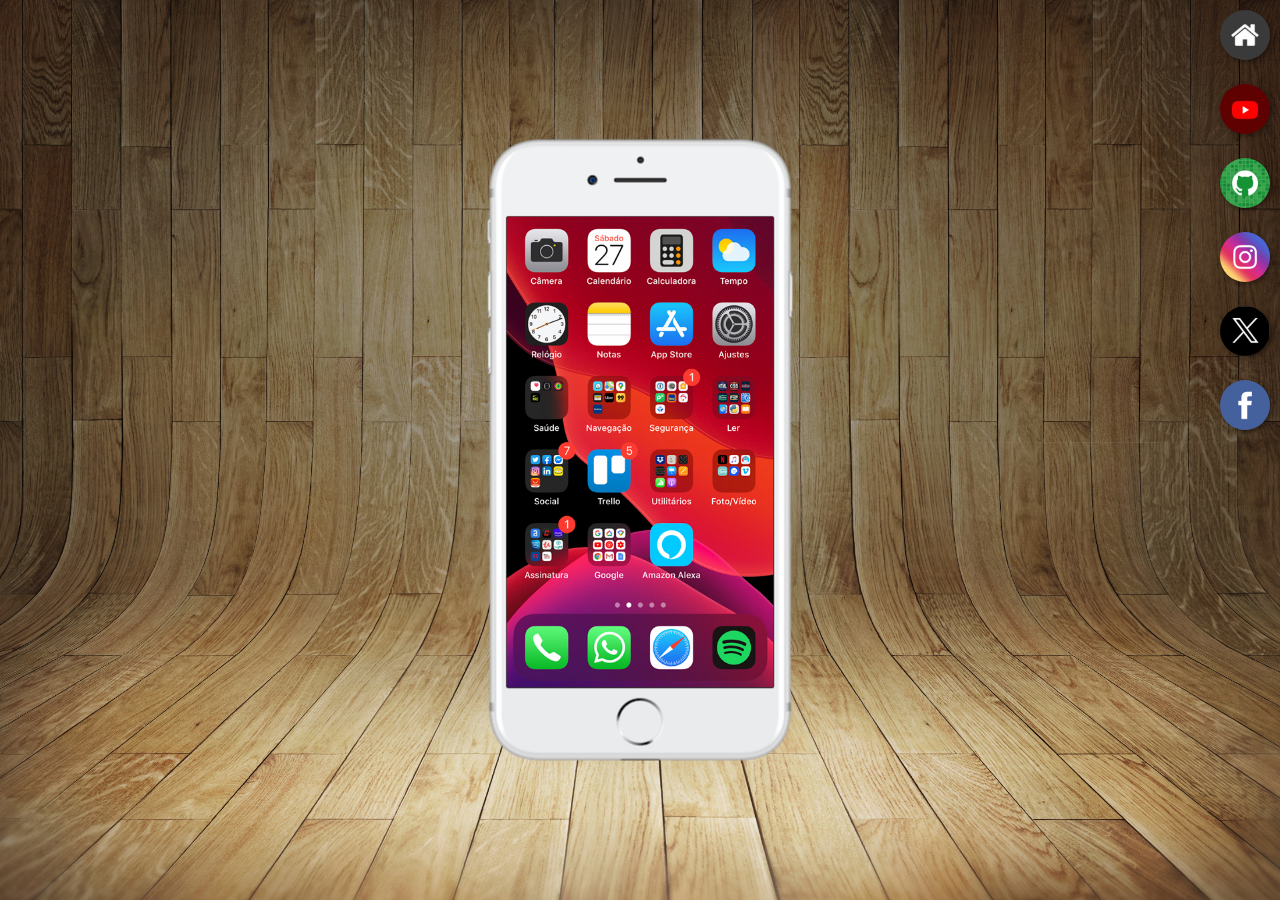
<file: index.html>
<!DOCTYPE html>
<html lang="pt-br">
<head>
    <meta charset="UTF-8">
    <meta name="viewport" content="width=device-width, initial-scale=1.0">
    <link rel="stylesheet" href="style.css">
    <link rel="shortcut icon" href="favicon.ico" type="image/x-icon">
    <title>Projeto Redes Sociais</title>
</head>
<body>
    <main>
        <section id="telefone">
            <iframe src="home.html" name="tela" id="tela" frameborder="0">
                Seu navegador não é conpatível com isso.
            </iframe>
        </section>
        <section id="redes-sociais">
            <a href="home.html" target="tela"><img src="imagens/logo-home.jpg" alt="home"></a><br>
            <a href="youtube.html" target="tela"><img src="imagens/logo-youtube.jpg" alt="YouTube"></a><br>
            <a href="github.html" target="tela"><img src="imagens/logo-github.jpg" alt="GitHub"></a><br>
            <a href="instagram.html" target="tela"><img src="imagens/logo-instagram.jpg" alt="Instagram"></a><br>
            <a href="twitter.html" target="tela"><img src="imagens/logo-x.jpg" alt="X"></a><br>
            <a href="facebook.html" target="tela"><img src="imagens/logo-facebook.jpg" alt="Facebook"></a>
        </section>
    </main>
</body>
</html>
</file>
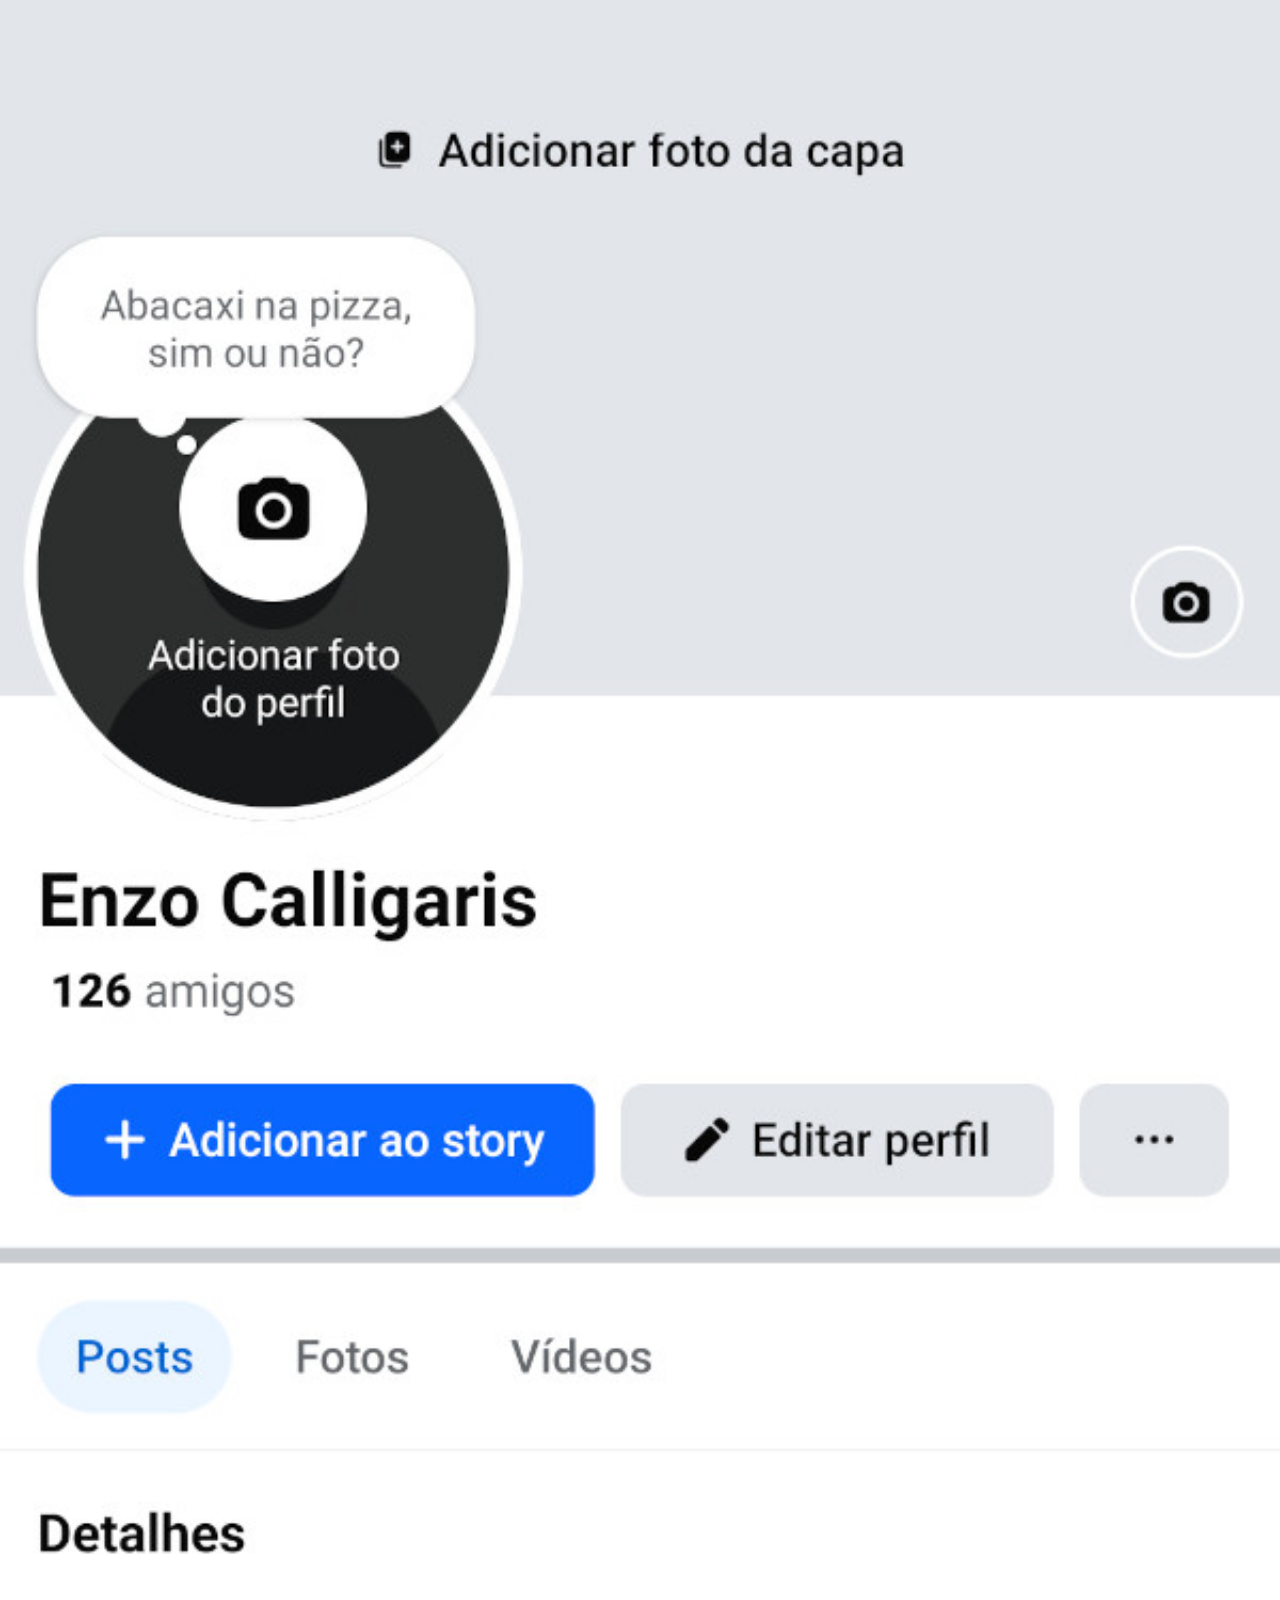
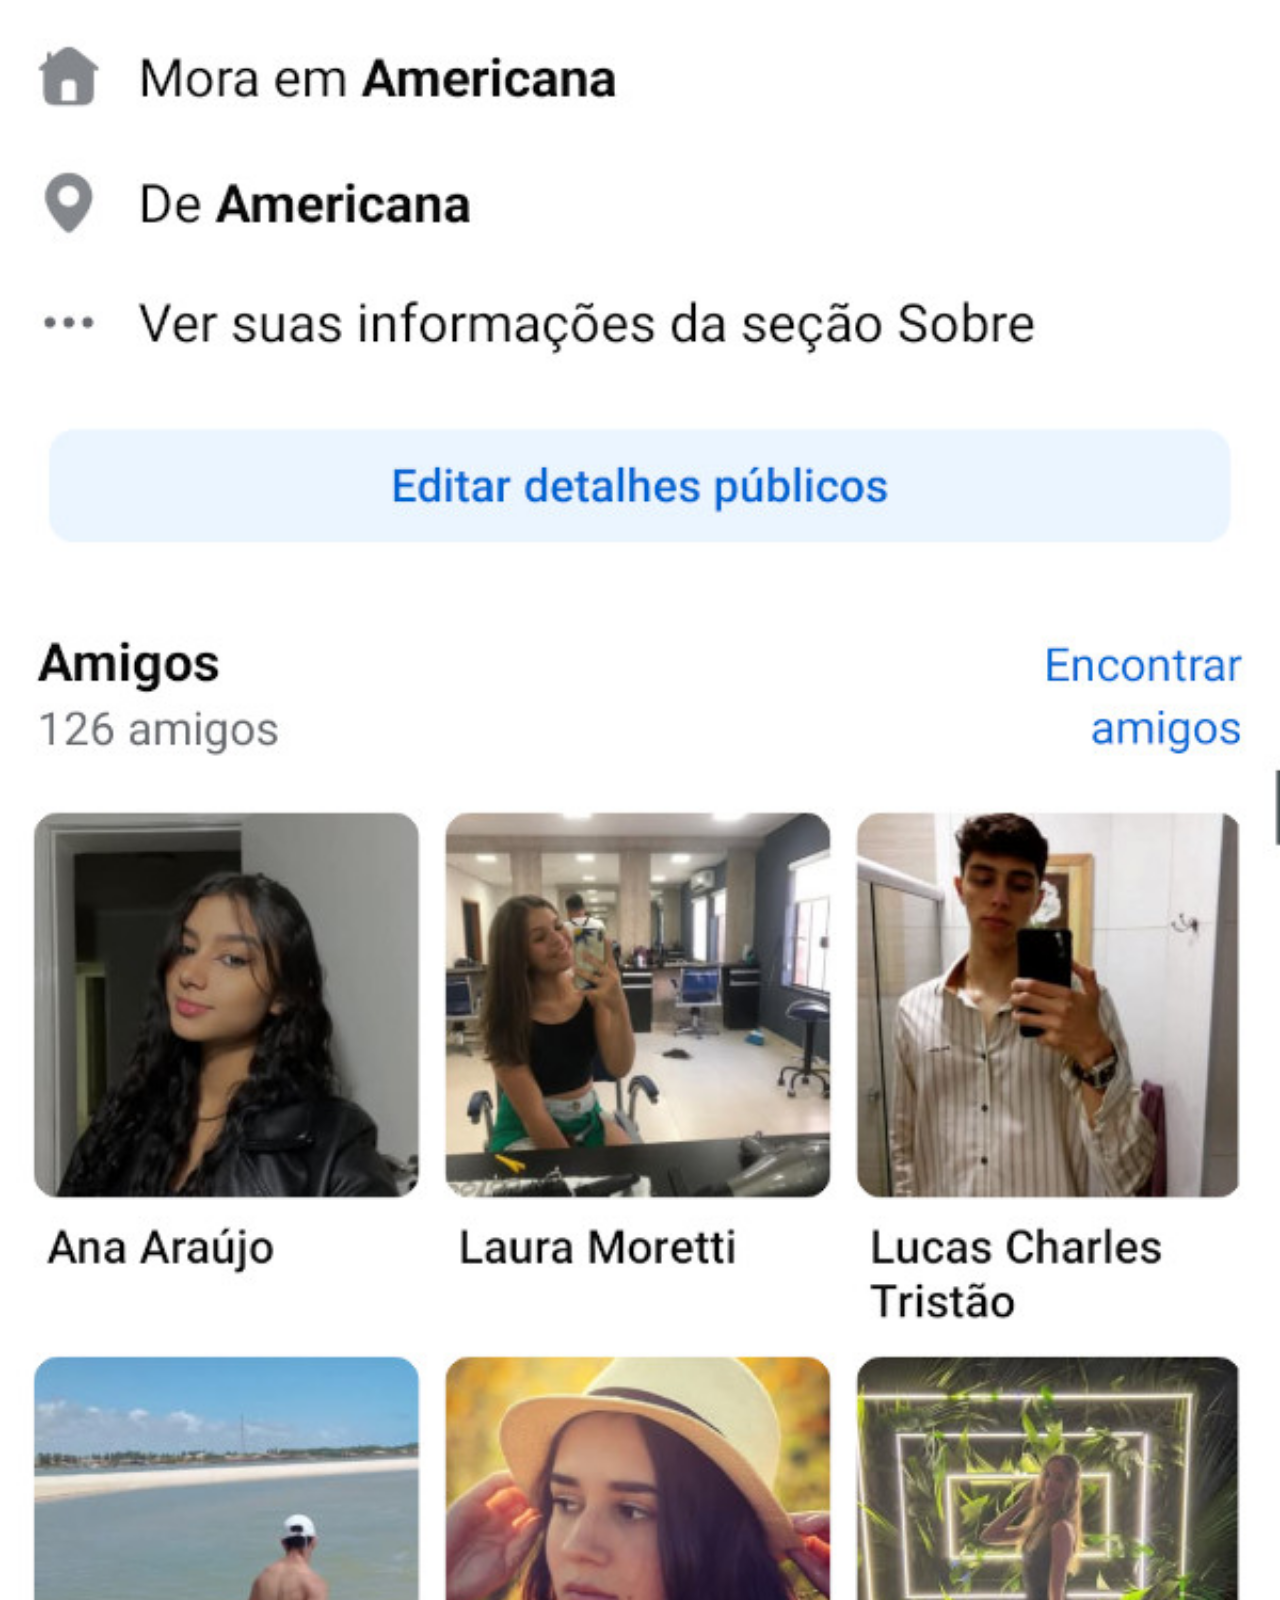
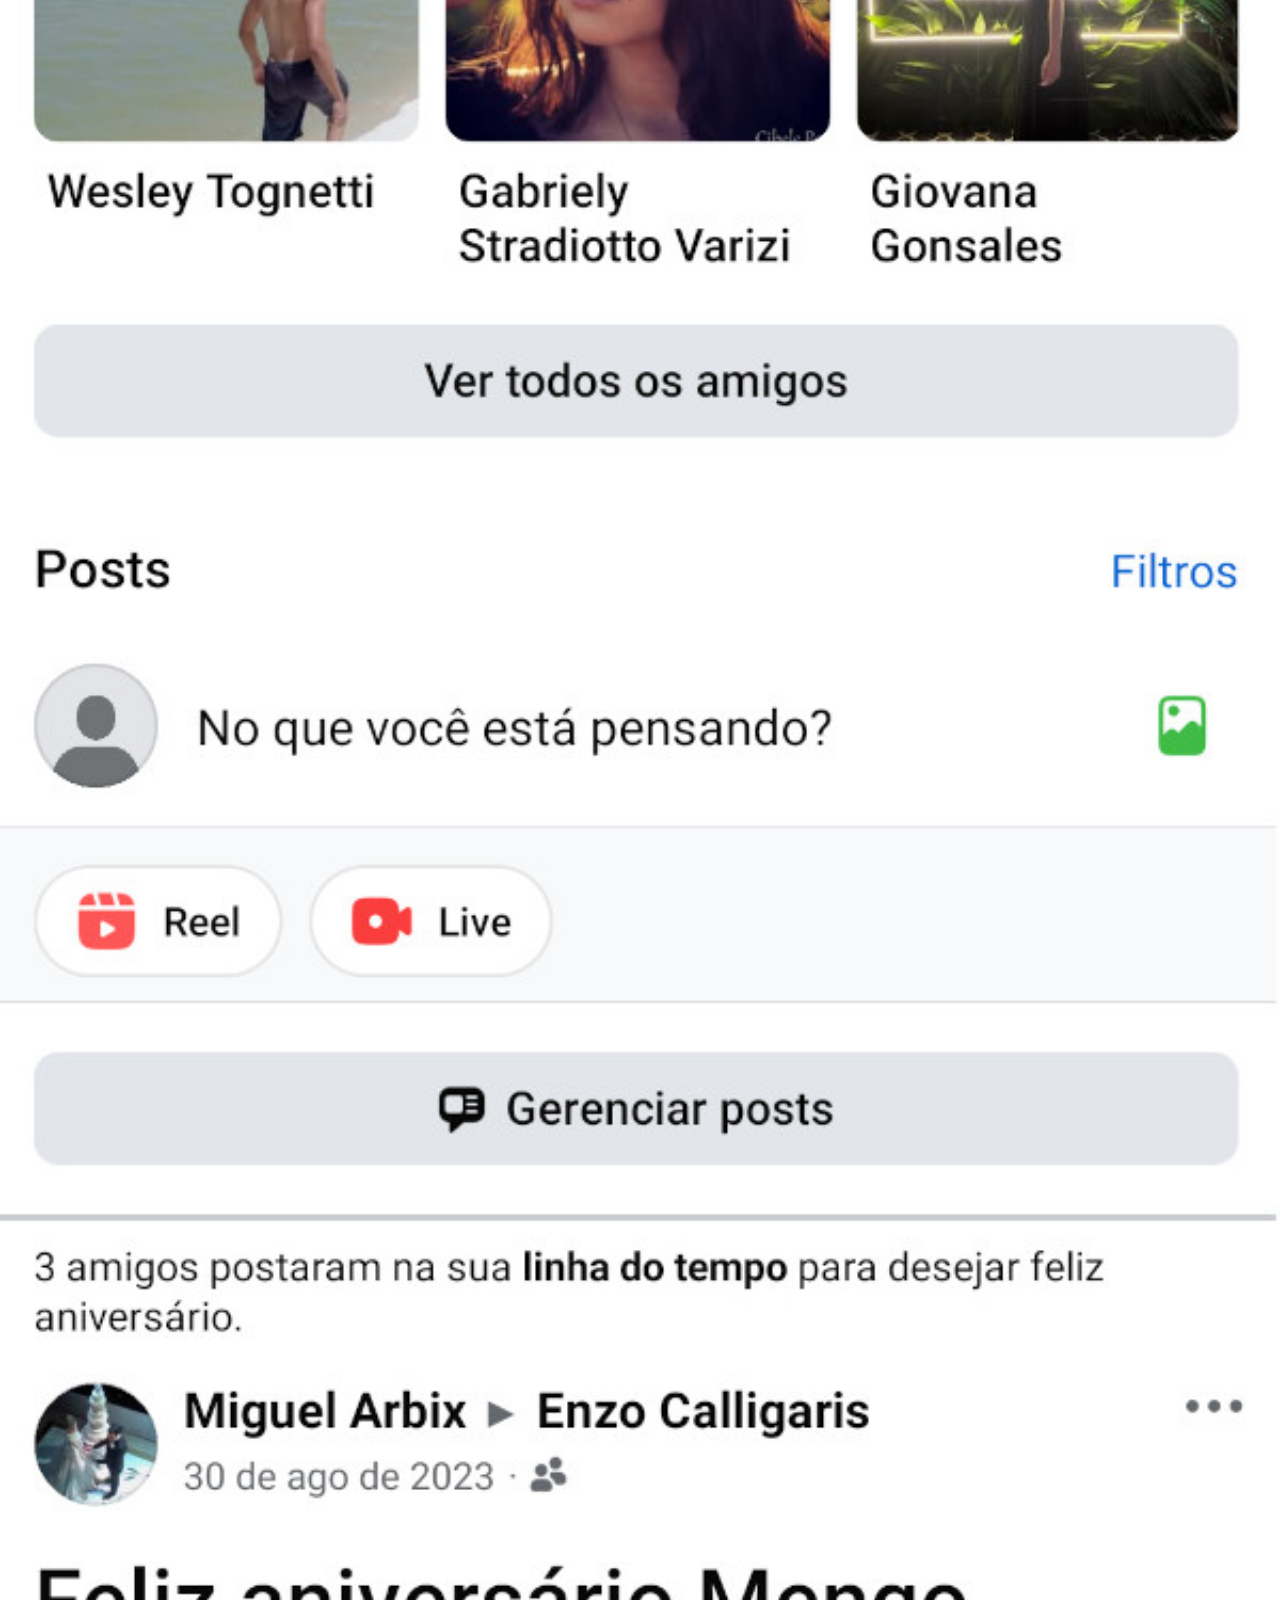
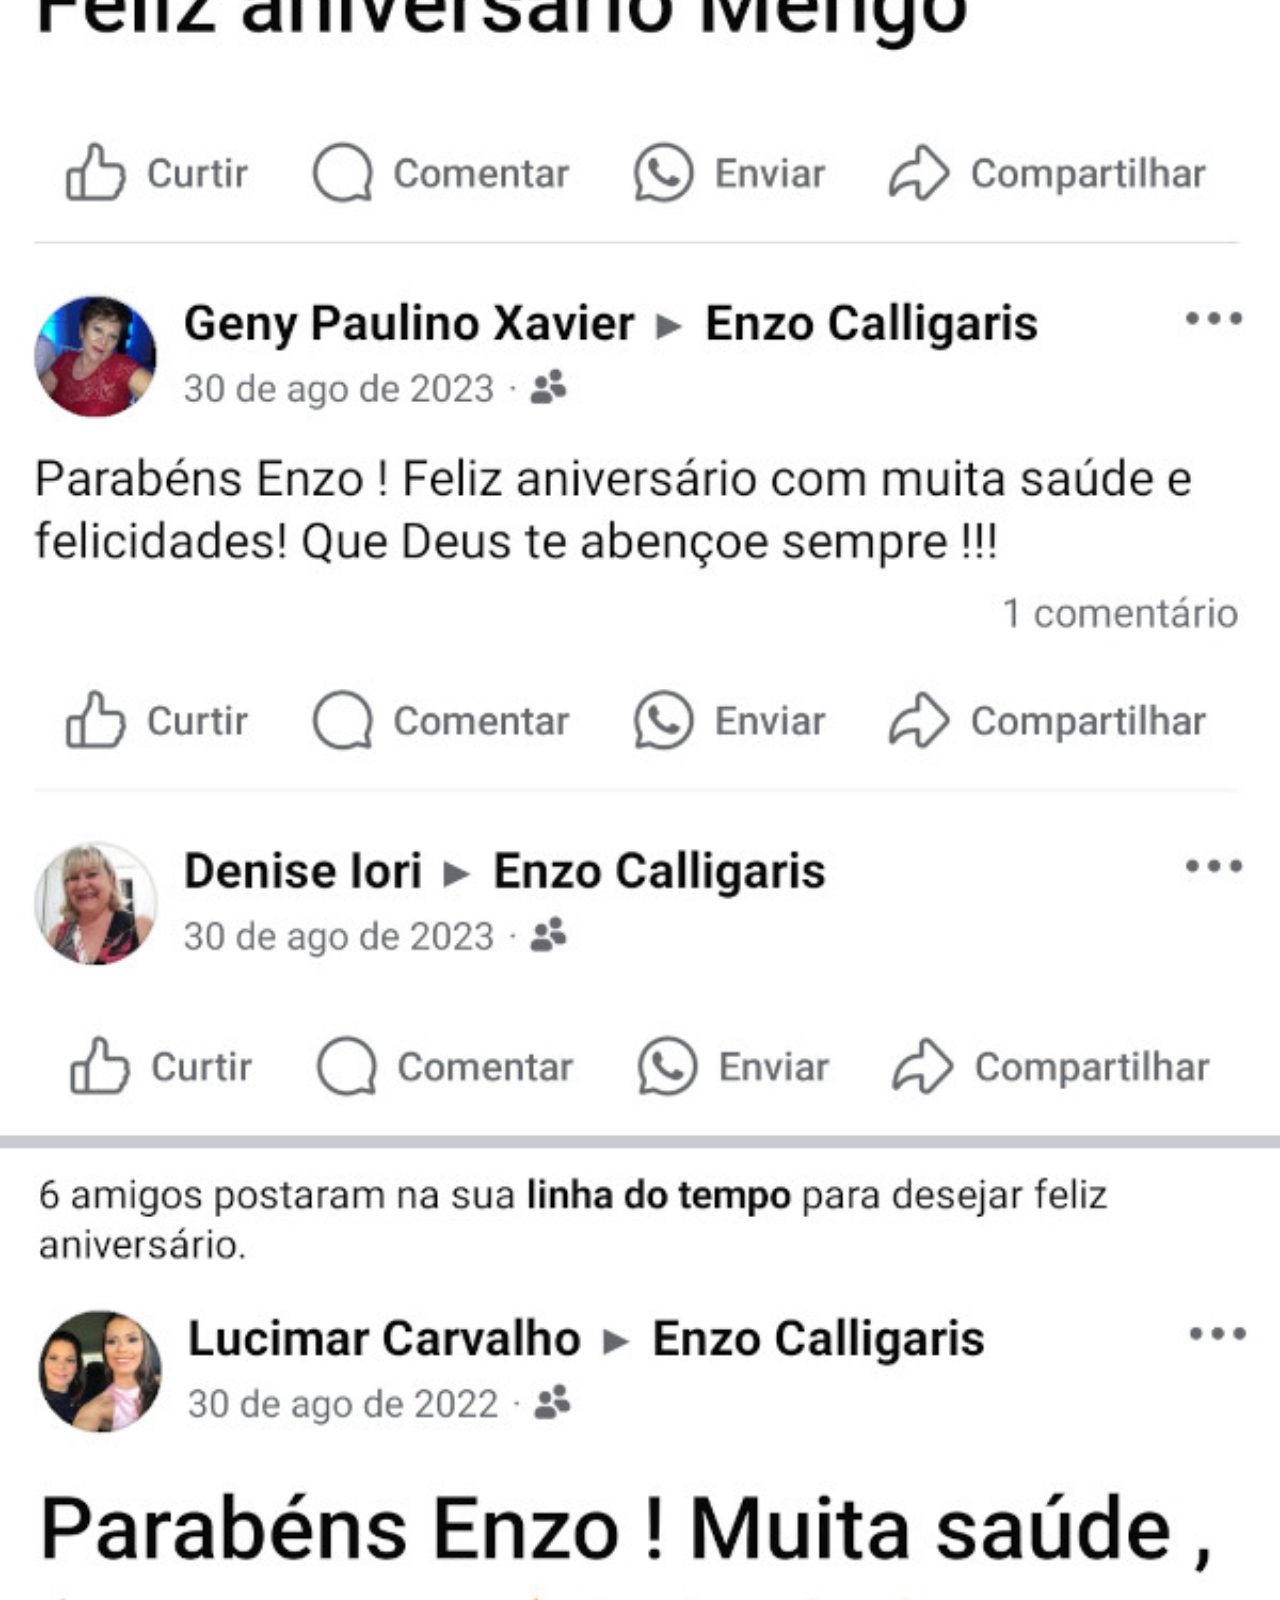
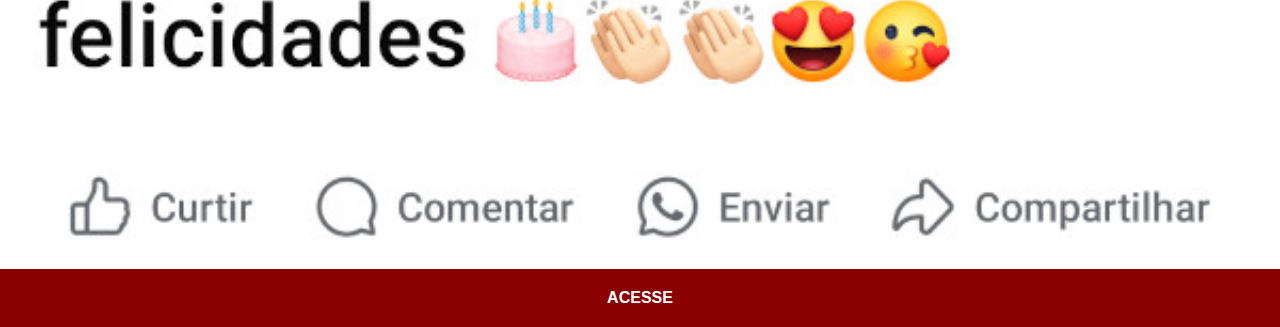
<file: facebook.html>
<!DOCTYPE html>
<html lang="pt-br">
<head>
    <meta charset="UTF-8">
    <meta name="viewport" content="width=device-width, initial-scale=1.0">
    <link rel="stylesheet" href="estilos/social.css">
    <title>Document</title>
</head>
<body>
    <img src="imagens/facebook-me.jpg" alt="facebook">
    <a href="https://www.facebook.com/profile.php?id=100006968867658" target="_blank">ACESSE</a>
</body>
</html>
</file>
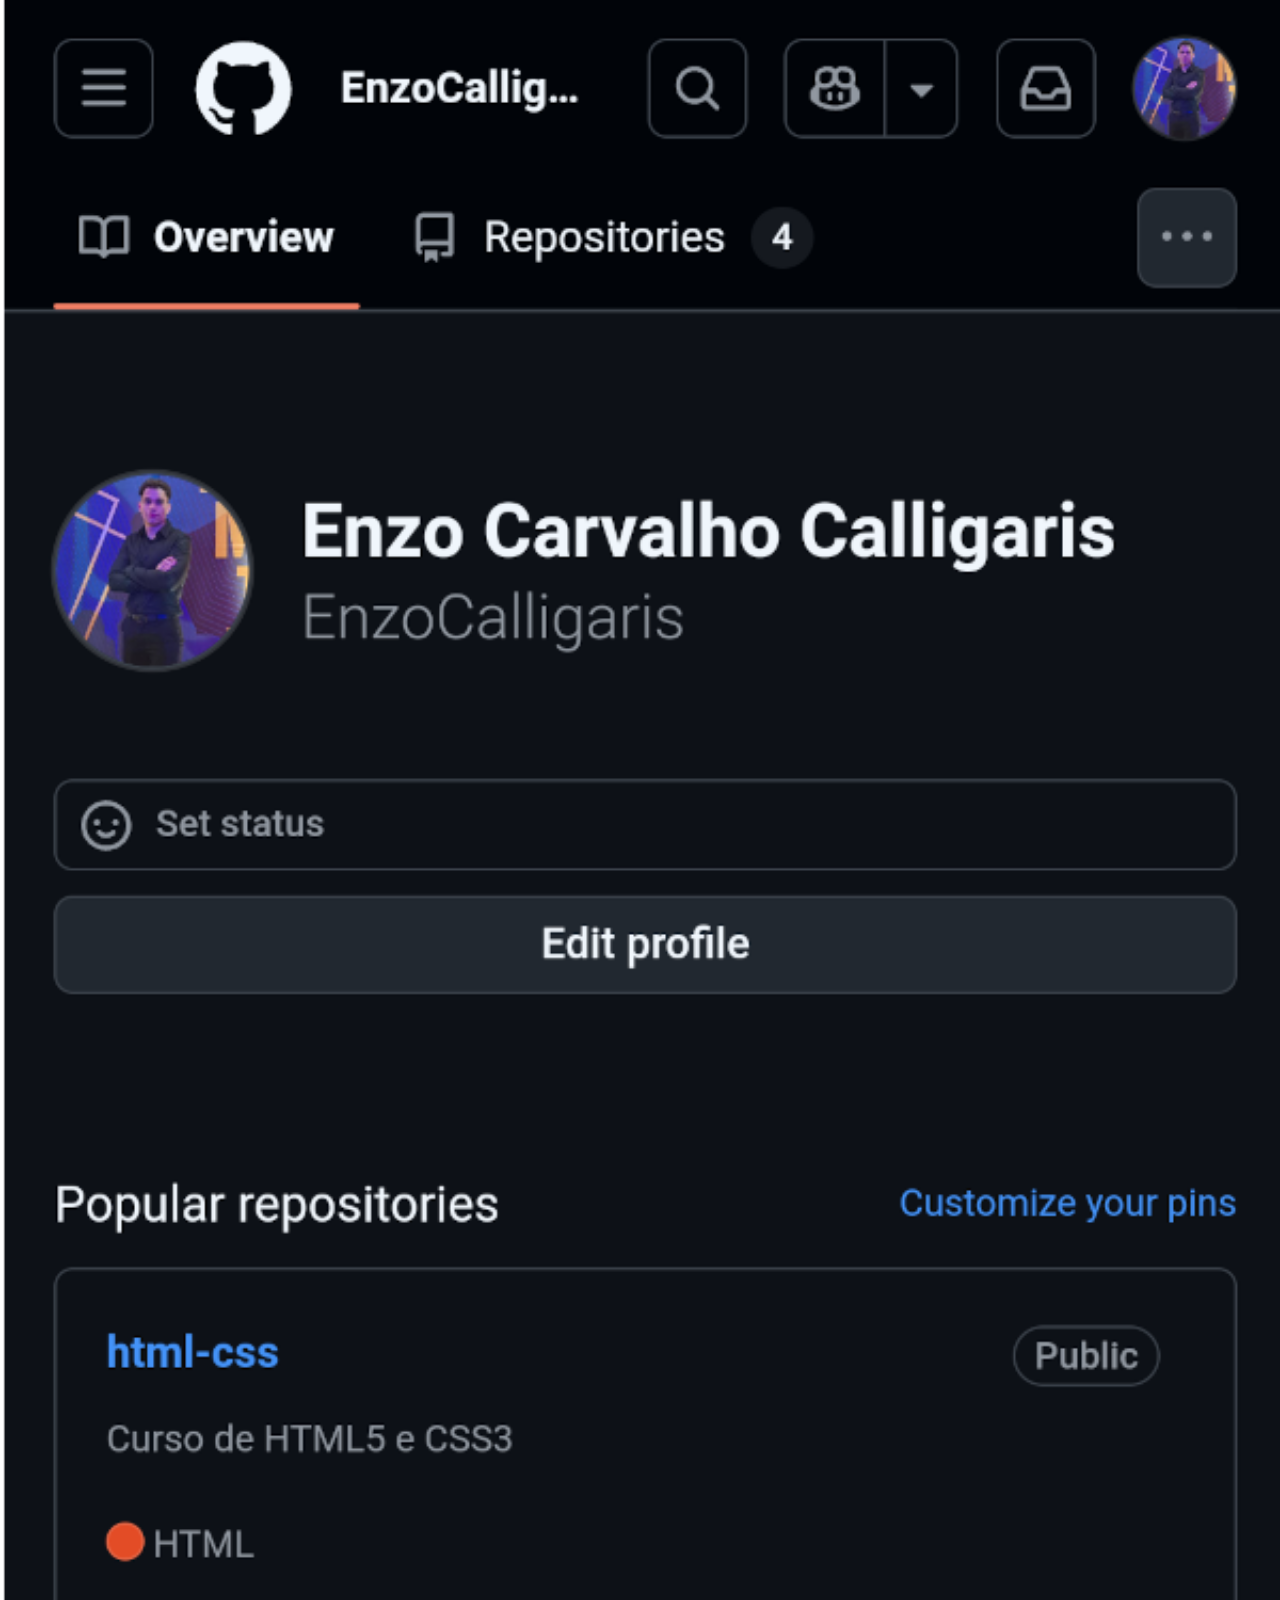
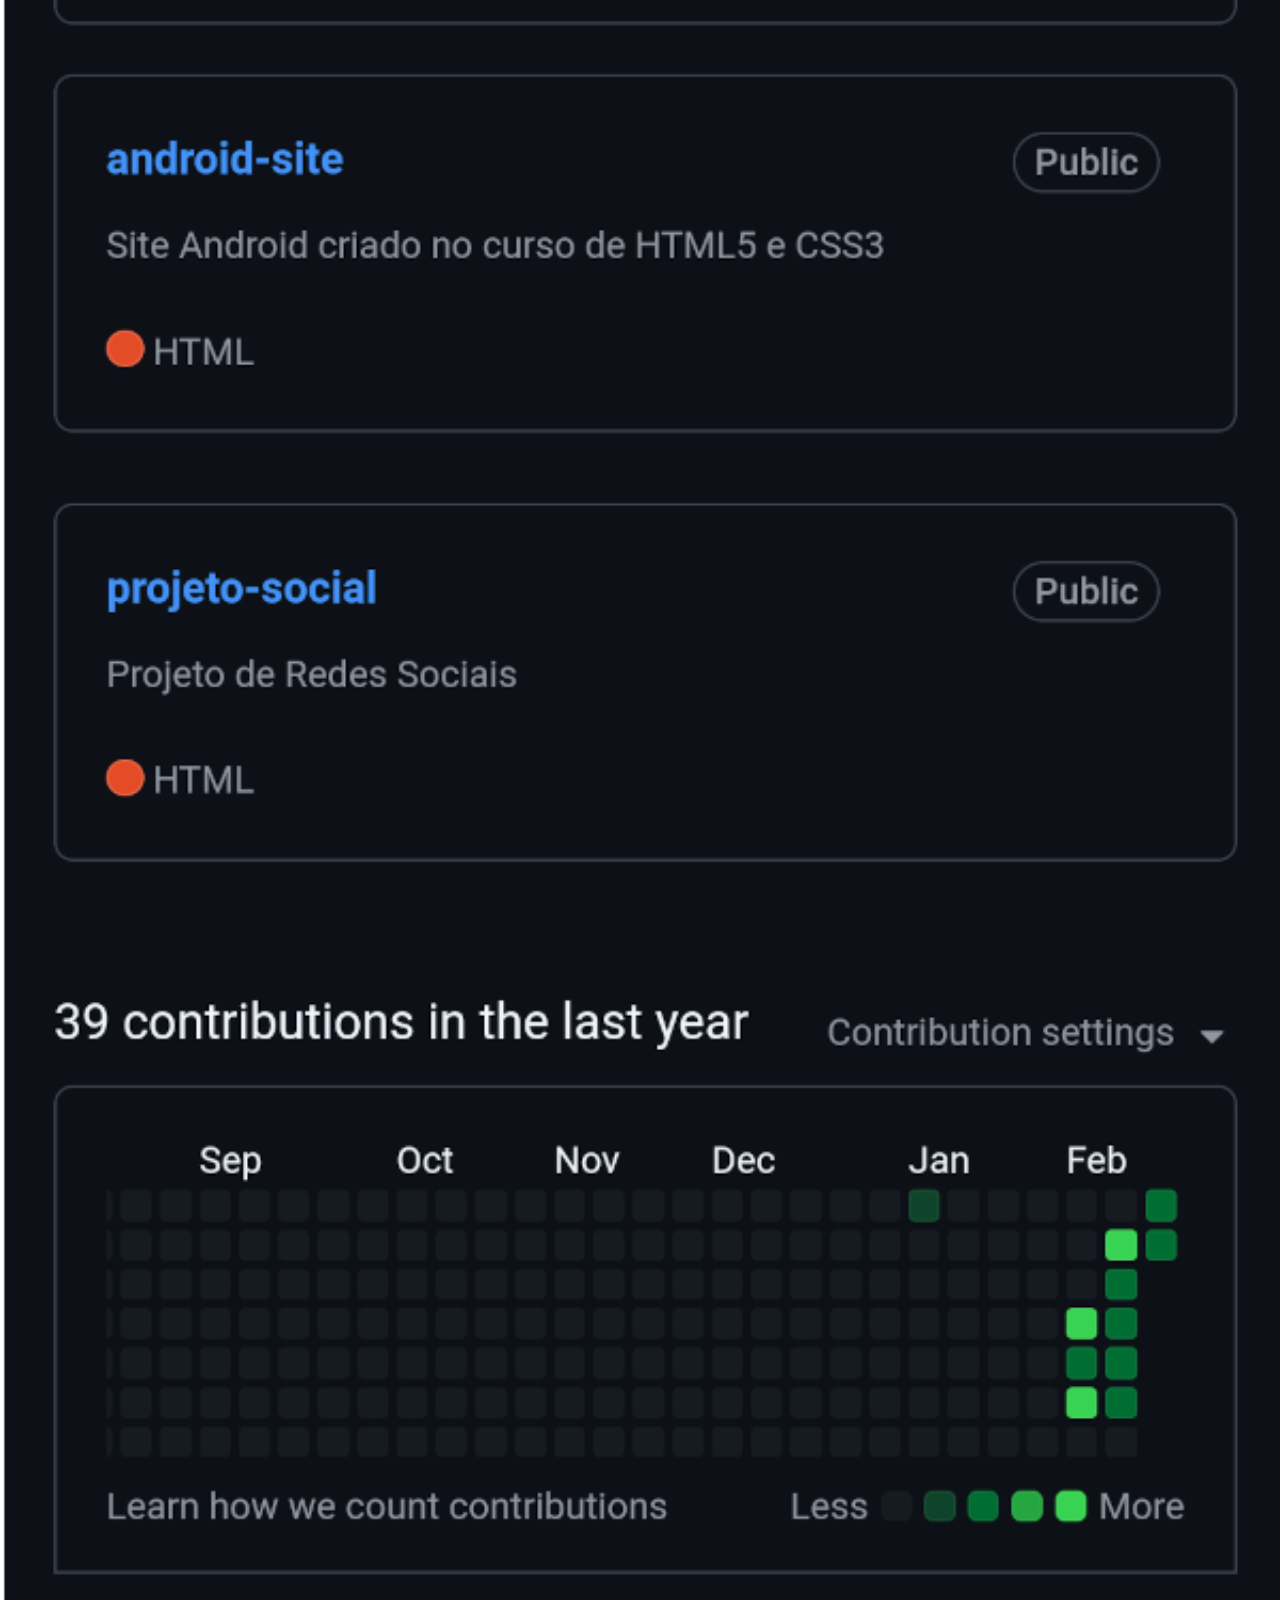
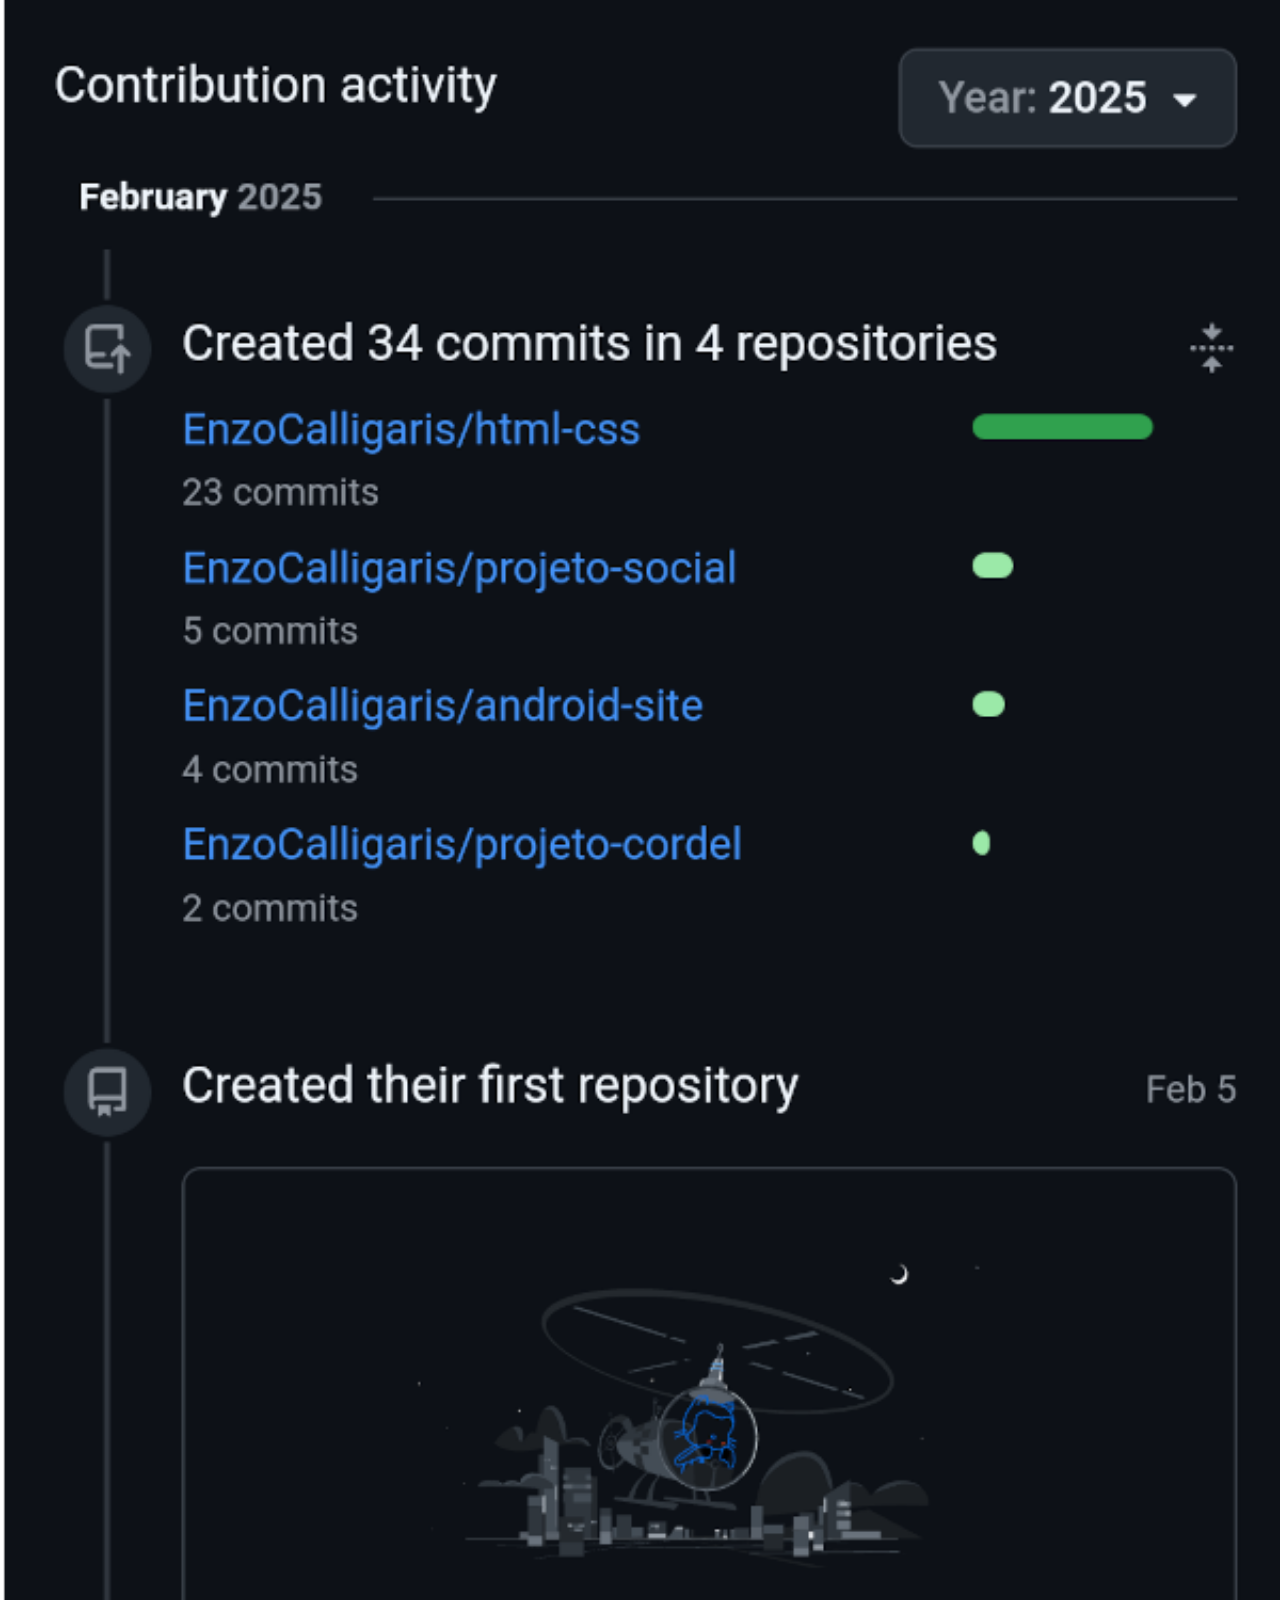
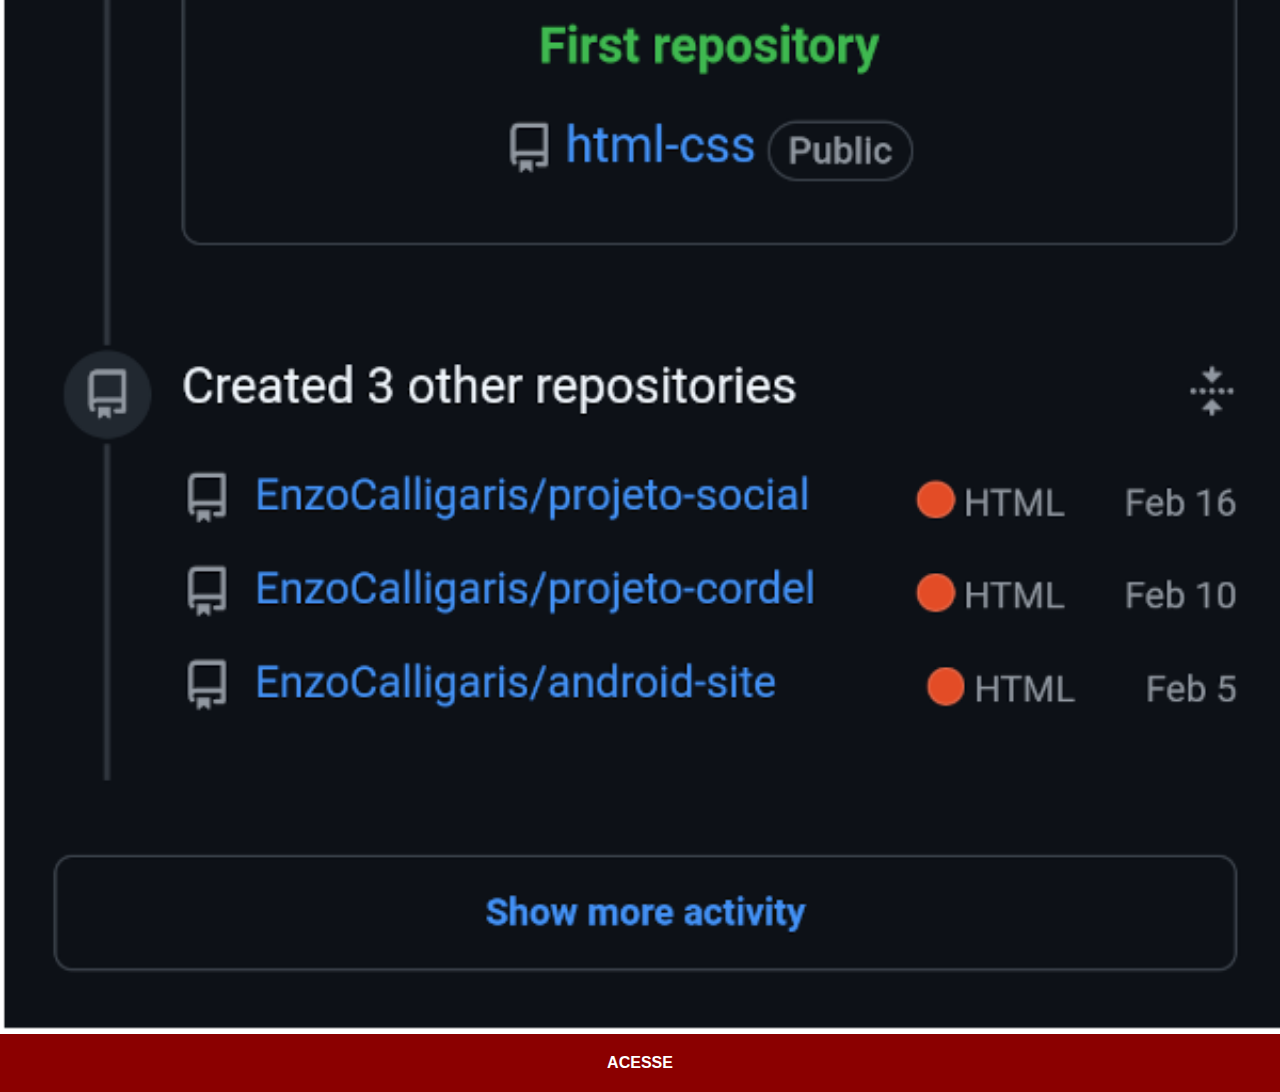
<file: github.html>
<!DOCTYPE html>
<html lang="pt-br">
<head>
    <meta charset="UTF-8">
    <meta name="viewport" content="width=device-width, initial-scale=1.0">
    <title>Document</title>
    <link rel="stylesheet" href="estilos/social.css">
</head>
<body>
    <img src="imagens/github2-me.png" alt="github">
    <a href="https://github.com/EnzoCalligaris" target="_blank">ACESSE</a>
</body>
</html>
</file>
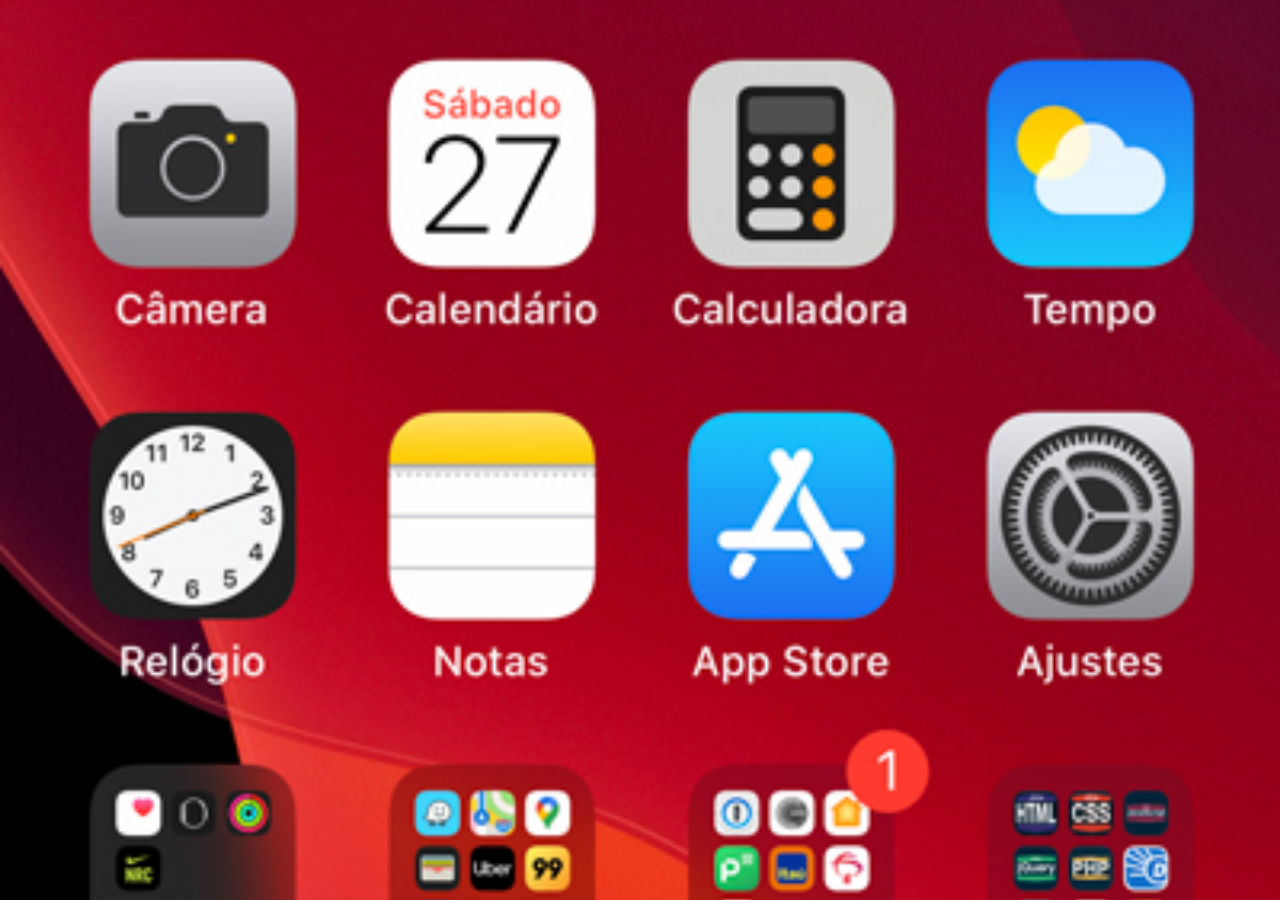
<file: home.html>
<!DOCTYPE html>
<html lang="pt-br">
<head>
    <meta charset="UTF-8">
    <meta name="viewport" content="width=device-width, initial-scale=1.0">
    <title>Document</title>
</head>
<style>
    *{
        margin: 0px;
        padding: 0px;
    }

    body{
        width: 100vw;
        height: 100vh;
        background: black url(imagens/tela-home.jpg) no-repeat top center;
        background-size: cover;
    }
</style>
<body>
    
</body>
</html>
</file>
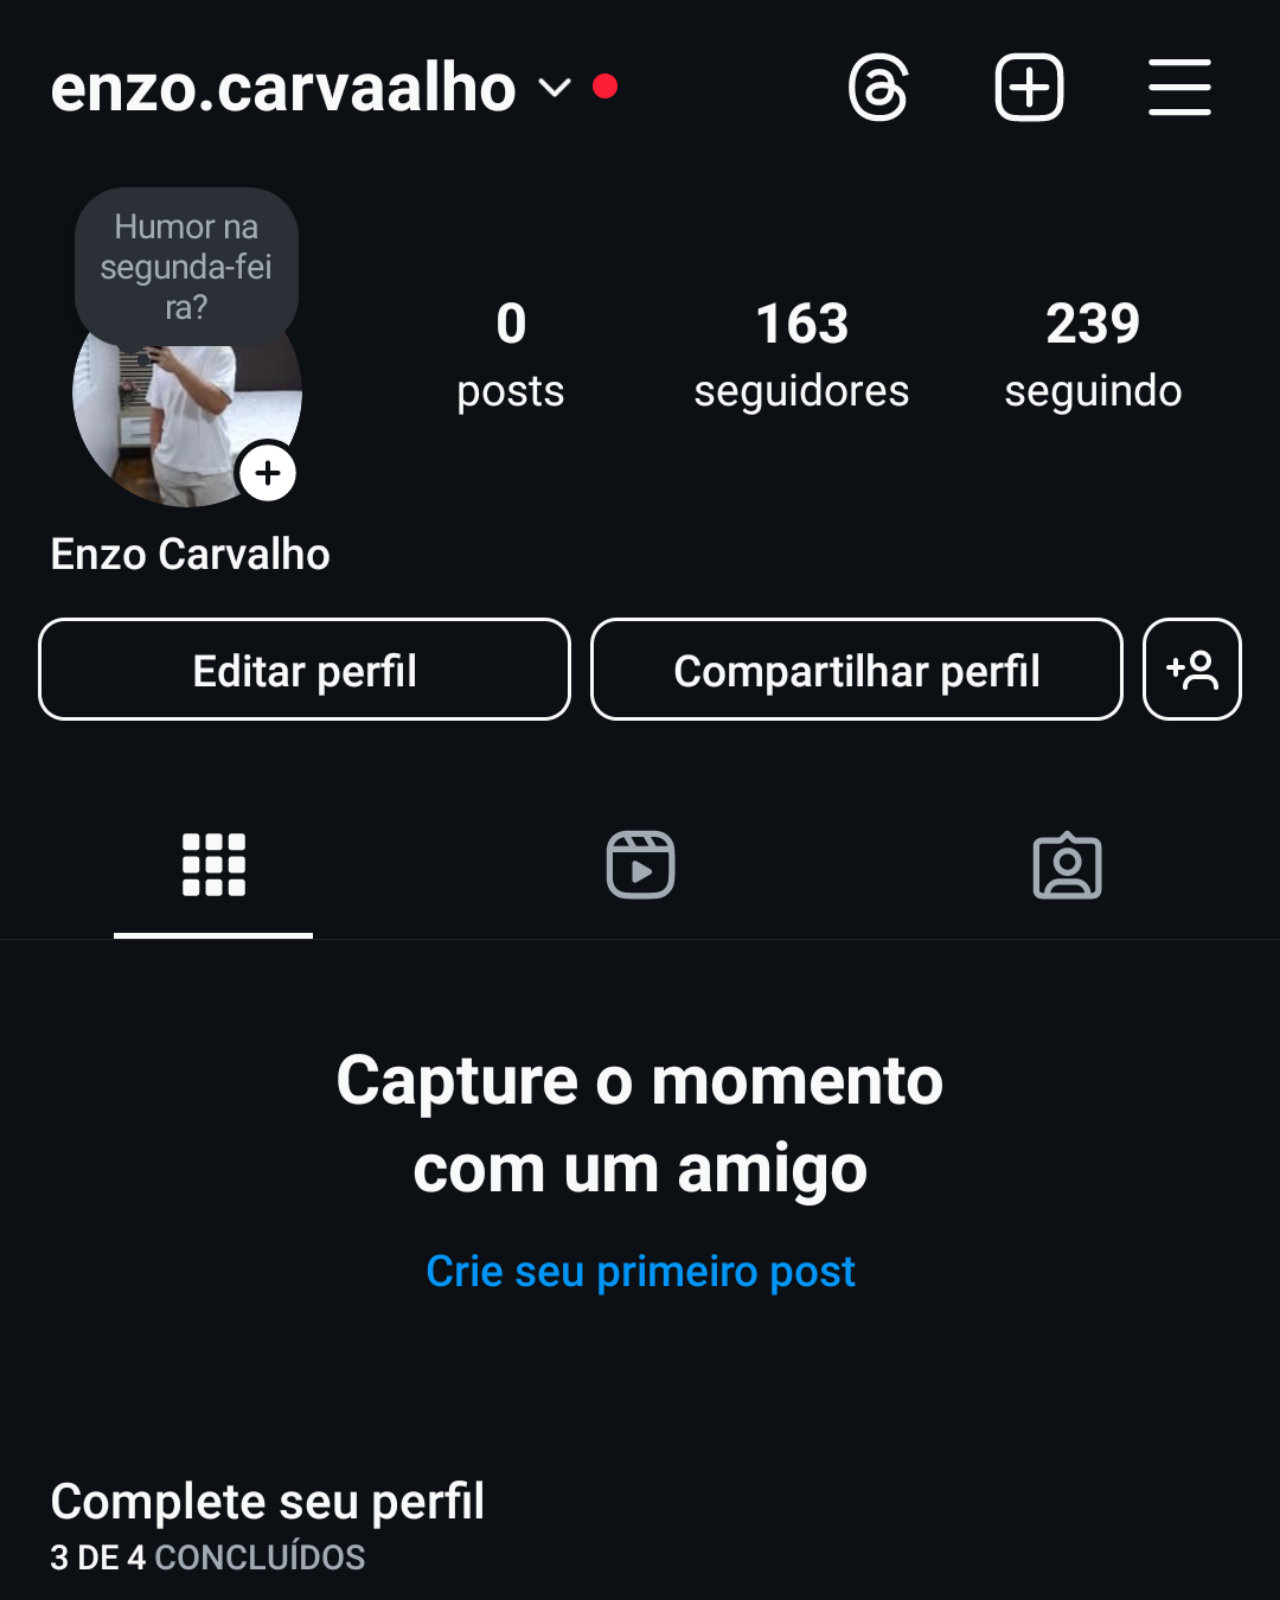
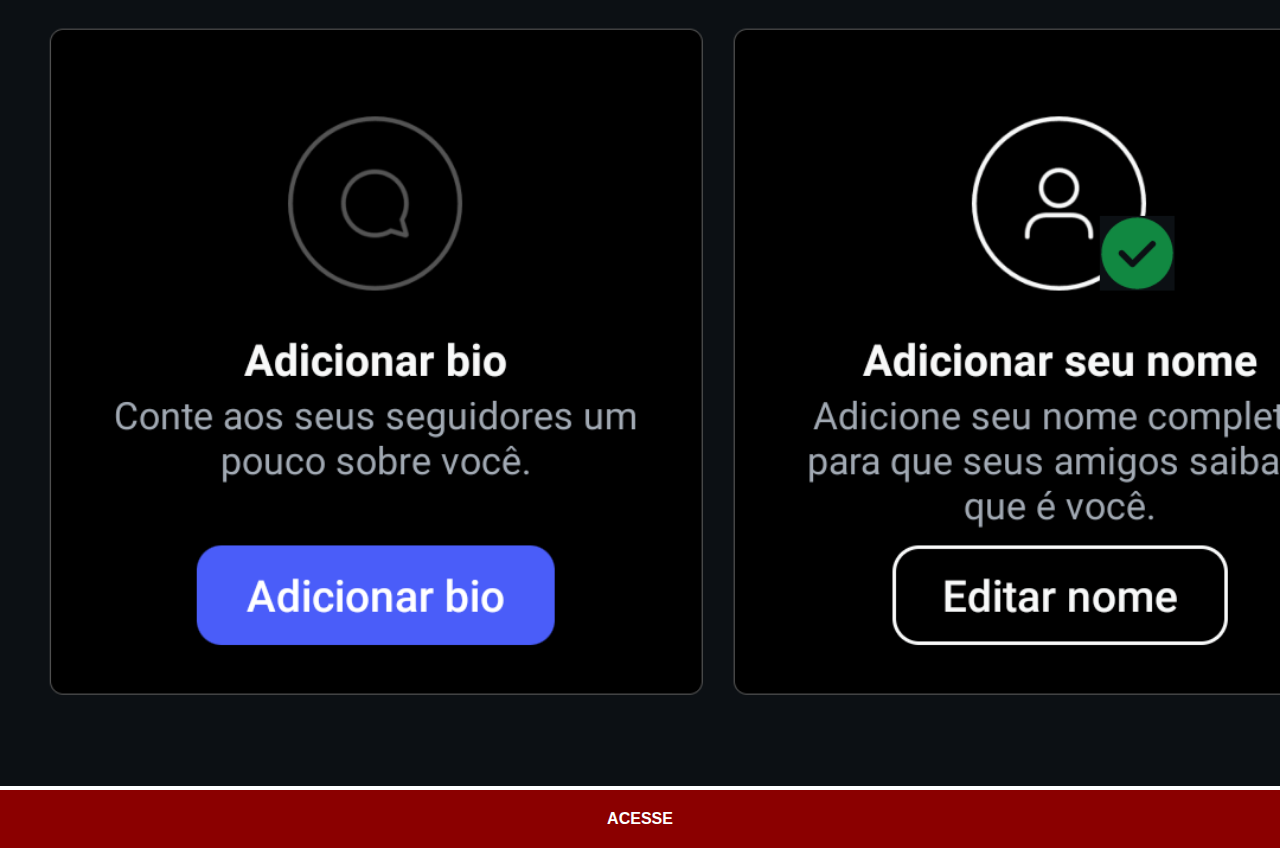
<file: instagram.html>
<!DOCTYPE html>
<html lang="pt-br">
<head>
    <meta charset="UTF-8">
    <meta name="viewport" content="width=device-width, initial-scale=1.0">
    <link rel="stylesheet" href="estilos/social.css">
    <title>Document</title>
</head>
<body>
    <img src="imagens/insta-me.png" alt="instagram">
    <a href="https://www.instagram.com/enzo.carvaalho/" target="_blank">ACESSE</a>
</body>
</html>
</file>
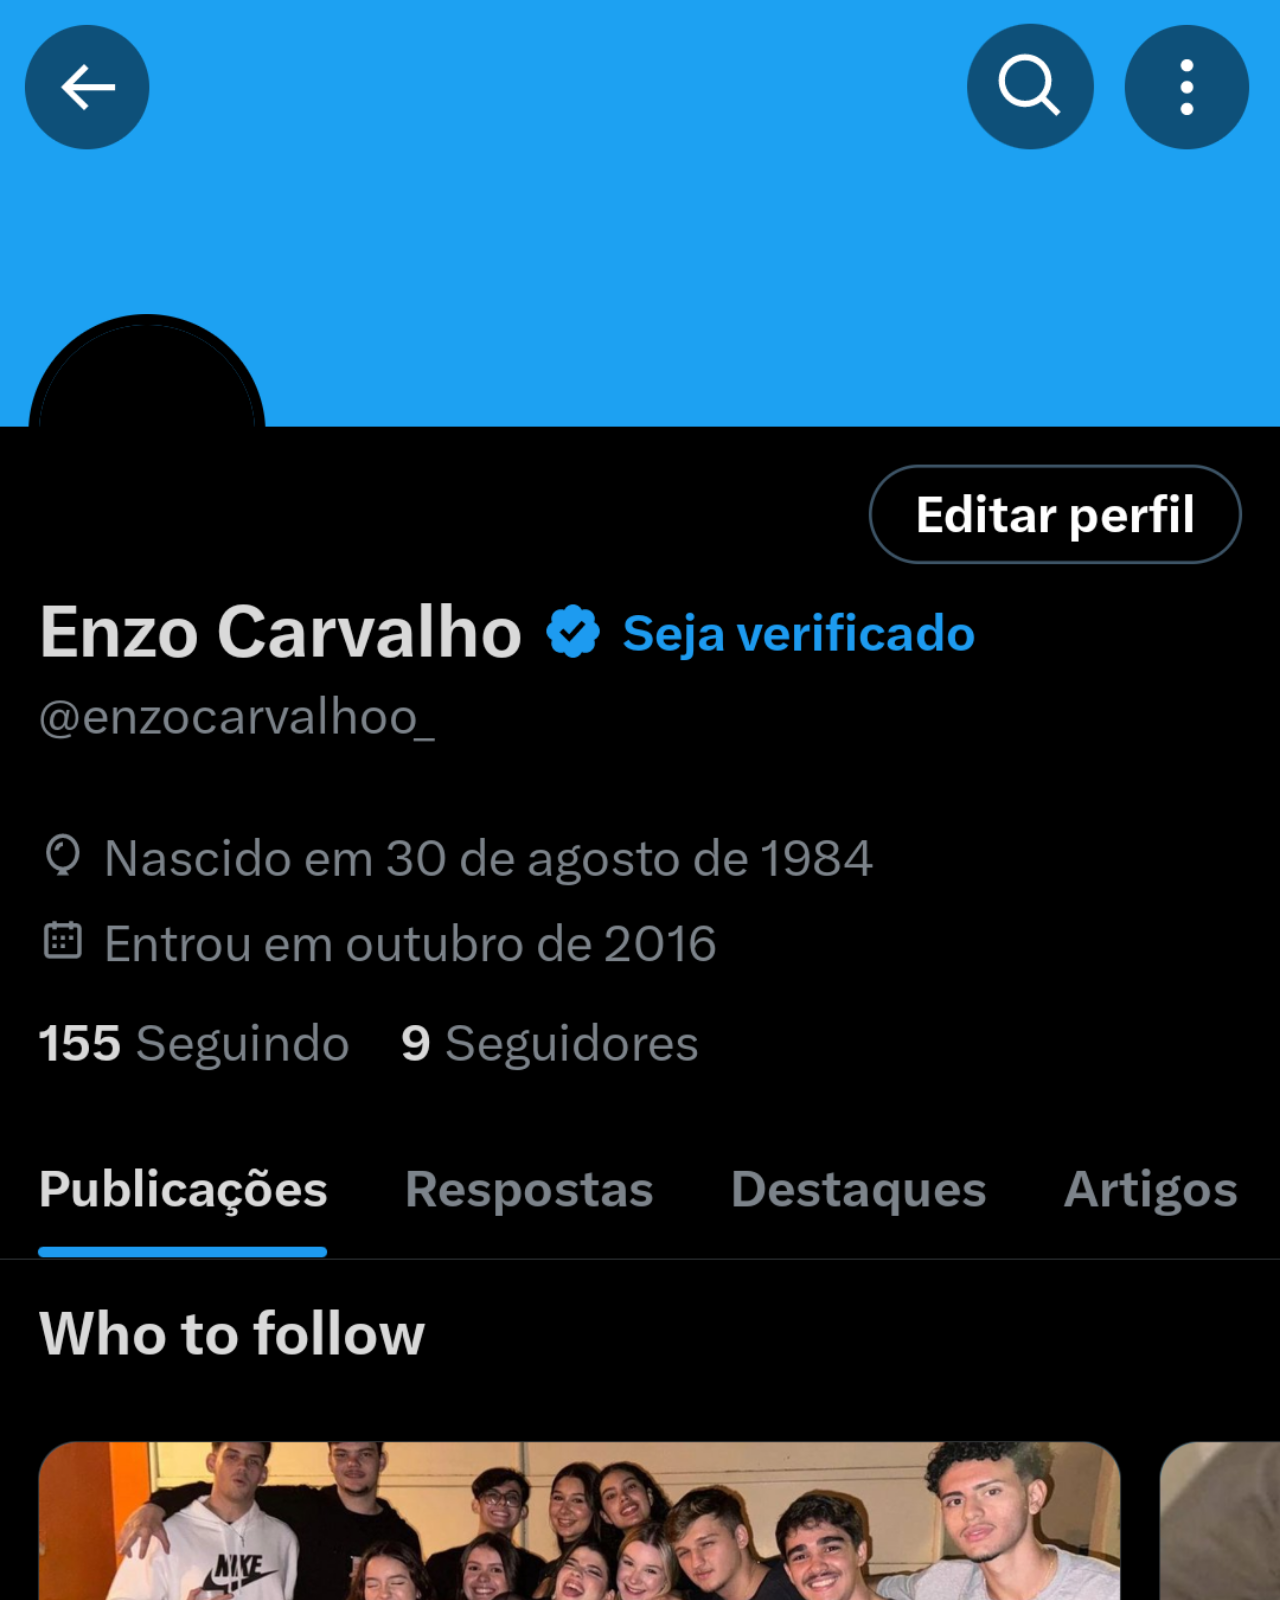
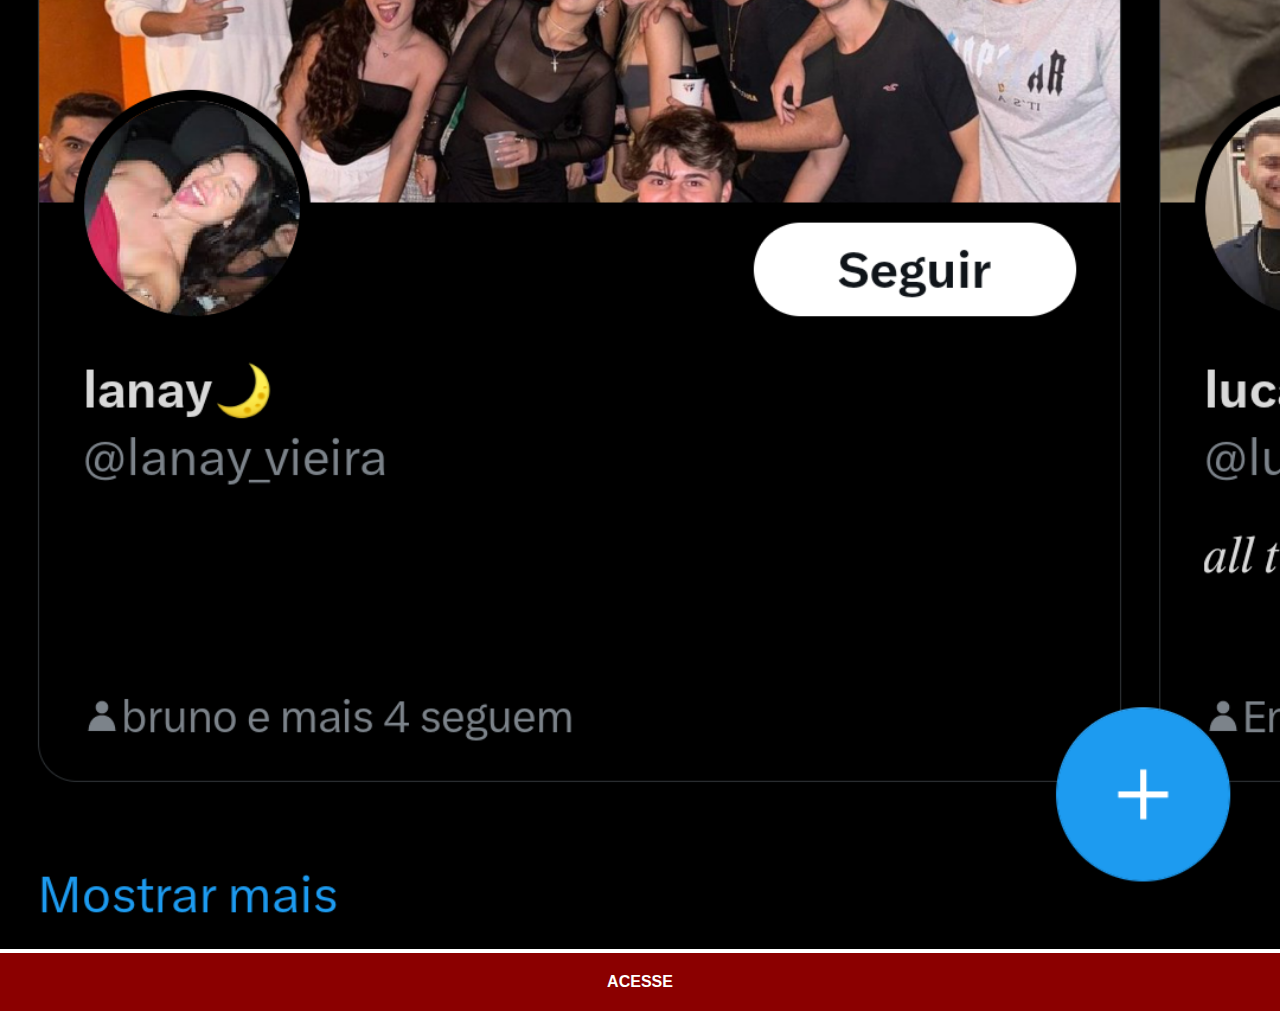
<file: twitter.html>
<!DOCTYPE html>
<html lang="pt-br">
<head>
    <meta charset="UTF-8">
    <meta name="viewport" content="width=device-width, initial-scale=1.0">
    <link rel="stylesheet" href="estilos/social.css">
    <title>Document</title>
</head>
<body>
    <img src="imagens/twitter-me.png" alt="twiter">
    <a href="https://x.com/enzocarvalhoo_" target="_blank">ACESSE</a>
</body>
</html>
</file>
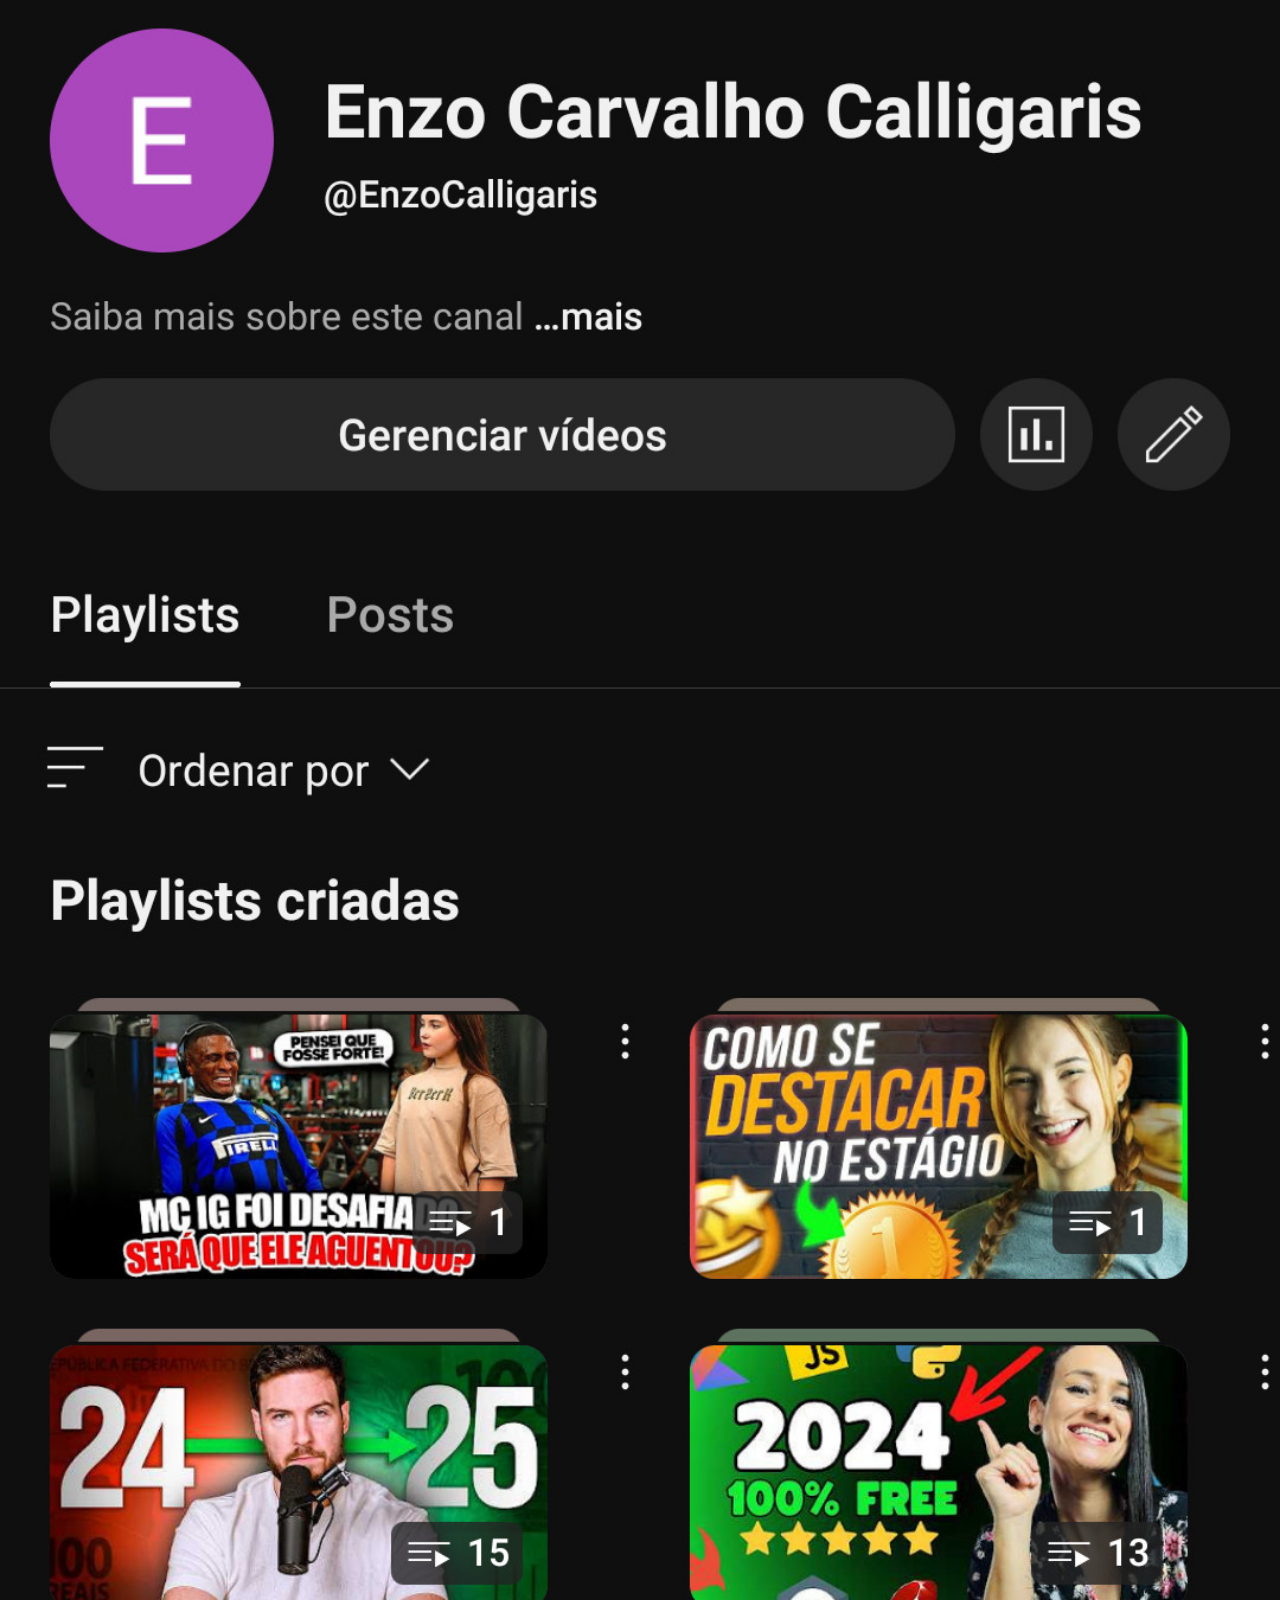
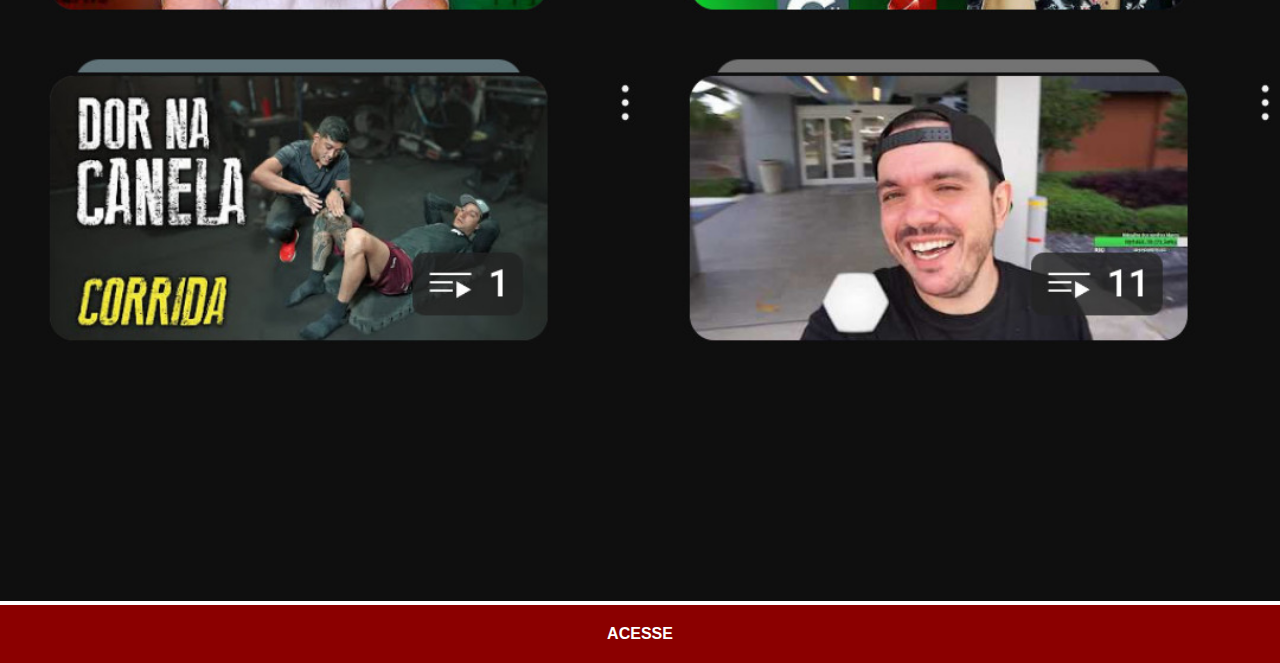
<file: youtube.html>
<!DOCTYPE html>
<html lang="pt-br">
<head>
    <meta charset="UTF-8">
    <meta name="viewport" content="width=device-width, initial-scale=1.0">
    <title>Document</title>
    <link rel="stylesheet" href="estilos/social.css">
</head>
<body>
    <img src="imagens/youtube-me.jpg" alt="youtube">
    <a href="https://www.youtube.com/@Voltzharishi" target="_blank">ACESSE</a>
</body>
</html>
</file>
<file: style.css>
@charset "UTF-8";


*{
    margin: 0px;
    padding: 0px;
    font-family: Arial, Helvetica, sans-serif;
}

body, html{
    height: 100vh;
    width: 100vw;
    background-color: black;
}

body{
    background-image: url(imagens/fundo-madeira.jpg);
    background-size: cover;
    background-position: top center;
    background-attachment: fixed;
    background-repeat: no-repeat;
}

main{
    height: 100vh;
    position: relative;
}

section#telefone{
    height: 627px;
    width: 311px;
    background-image: url(imagens/frame-iphone.png);
    background-repeat: no-repeat;

    position: absolute;
    left: 50%;
    top: 50%;
    transform: translate(-50%, -50%);
}

iframe#tela{
    position: relative;
    top: 80px;
    left: 22px;
    width: 267px;
    height: 471px;
}

section#redes-sociais{
    text-align: right;
}

section#redes-sociais img{
    width: 50px;
    margin: 10px;
    border-radius: 50%;
    box-shadow: 2px 2px 5px rgba(0, 0, 0, 0.418);
    box-sizing: border-box;
}

section#redes-sociais img:hover{
    border: 2px solid rgba(255, 255, 255, 0.603);
    transform: translate(-3px, -3px);
    box-shadow: 5px 5px 10px rgba(0, 0, 0, 0.596);
    transition: transform 0.3s;
}
</file>
<file: estilos/social.css>
@charset "UTF-8";

* {
    margin: 0px;
    padding: 0px;
    font-family: Arial, Helvetica, sans-serif;
}

::-webkit-scrollbar {
    width: 0px;
    height: 0px;
}

img {
    width: 100vw;
}

a {
    display: block;
    background-color: darkred;
    color: white;
    padding: 20px;
    text-align: center;
    font-weight: bolder;
    text-decoration: none;
}

a:hover{
    background-color: red;
}
</file>
